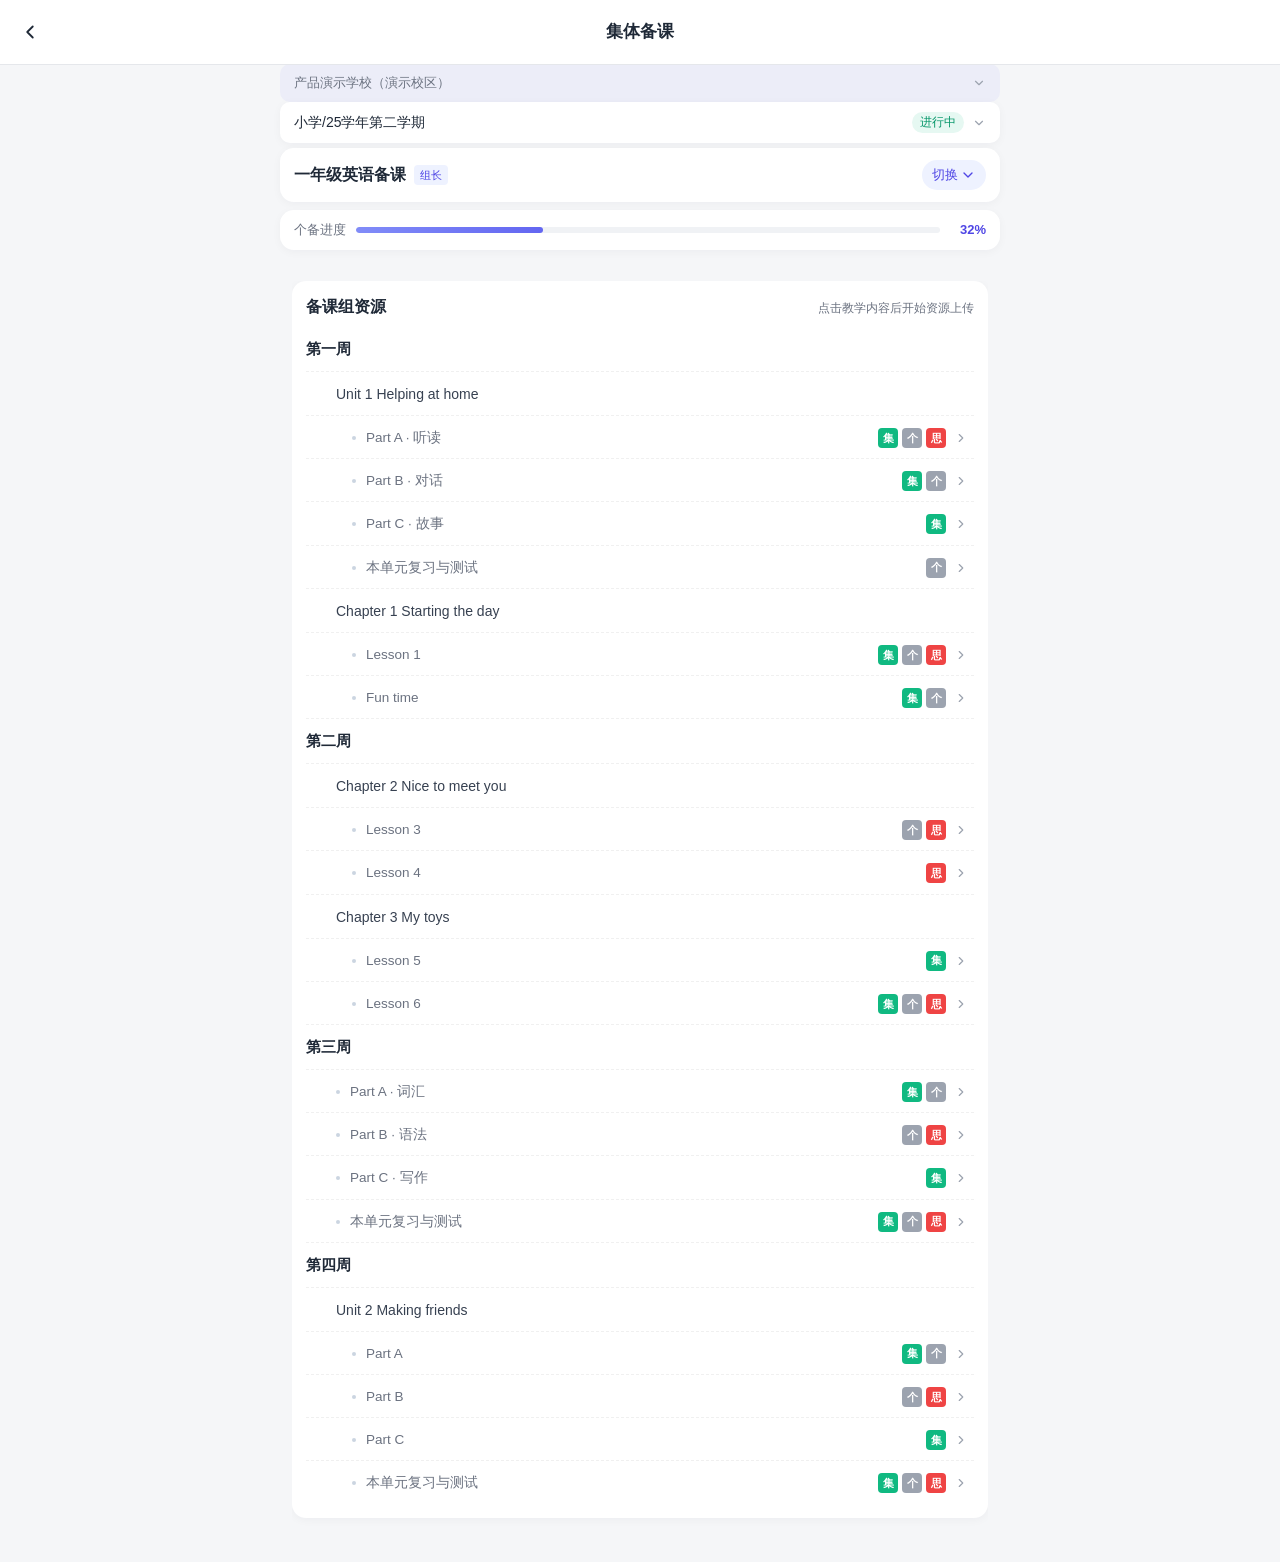
<file: index.html>
<!DOCTYPE html>
<html lang="zh-CN">
<head>
  <meta charset="UTF-8" />
  <meta name="viewport" content="width=device-width, initial-scale=1.0, maximum-scale=1.0, user-scalable=no, viewport-fit=cover" />
  <meta name="theme-color" content="#4f46e5" />
  <title>集体备课</title>
  <link rel="stylesheet" href="styles.css" />
</head>
<body class="page-home">

  <!-- 顶部导航 -->
  <header class="app-header">
    <button class="icon-btn" id="btnBack" aria-label="返回">
      <svg viewBox="0 0 24 24" width="22" height="22"><path d="M15 18l-6-6 6-6" fill="none" stroke="currentColor" stroke-width="2" stroke-linecap="round" stroke-linejoin="round"/></svg>
    </button>
    <h1 class="header-title">集体备课</h1>
    <span class="icon-btn placeholder"></span>
  </header>

  <!-- 学校/校区选择行 -->
  <section class="school-row-fixed" id="schoolRow">
    <div class="school-row-inner">
      <button class="school-switcher" id="btnSchoolSwitcher">
        <span class="school-text" id="schoolText">产品演示学校（演示校区）</span>
        <svg viewBox="0 0 24 24" width="14" height="14"><path d="M6 9l6 6 6-6" fill="none" stroke="currentColor" stroke-width="2" stroke-linecap="round" stroke-linejoin="round"/></svg>
      </button>
    </div>
  </section>

  <!-- 教学计划行 -->
  <section class="plan-row-fixed" id="planRow">
    <div class="plan-row-inner">
      <button class="plan-switcher" id="btnPlanSwitcher">
        <span class="plan-name" id="planName">初中语文2026下学期教研计划~</span>
        <span class="plan-status" id="planStatus">进行中</span>
        <svg viewBox="0 0 24 24" width="14" height="14"><path d="M6 9l6 6 6-6" fill="none" stroke="currentColor" stroke-width="2" stroke-linecap="round" stroke-linejoin="round"/></svg>
      </button>
    </div>
  </section>

  <!-- 主体 -->
    <!-- 固定：备课组行 -->
  <section class="group-row-fixed" id="groupRow">
    <div class="group-row-inner">
      <div class="group-name-wrap">
        <span class="group-name" id="groupName">一年级英语备课</span>
        <span class="group-leader" id="groupLeader">组长</span>
      </div>
      <button class="group-switcher" id="btnGroupSwitcher">
        <span class="switcher-text">切换</span>
        <svg viewBox="0 0 24 24" width="16" height="16"><path d="M6 9l6 6 6-6" fill="none" stroke="currentColor" stroke-width="2" stroke-linecap="round" stroke-linejoin="round"/></svg>
      </button>
    </div>
    <!-- 个备进度 -->
    <div class="group-progress">
      <span class="progress-label">个备进度</span>
      <div class="progress-bar">
        <div class="progress-fill" id="progressFill" style="width: 32%"></div>
      </div>
      <span class="progress-text" id="progressText">32%</span>
    </div>
  </section>

  <!-- 主体：可滚动的目录区域 -->
  <main class="app-main">
    <div class="tree-scroll-area">
      <!-- 备课组资源区块 -->
      <section class="content-card">
        <div class="section-head">
          <h2 class="section-title">备课组资源</h2>
          <p class="section-tip">点击教学内容后开始资源上传</p>
        </div>

        <!-- 教学内容目录树（默认全部展开） -->
        <div class="tree-list" id="treeList">
          <!-- JS 渲染 -->
        </div>
      </section>
    </div>
  </main>

  <!-- 学校/校区切换弹层 -->
  <div class="modal" id="modalSchool" aria-hidden="true">
    <div class="modal-mask"></div>
    <div class="modal-sheet">
      <div class="modal-head">
        <h3>选择学校及校区</h3>
        <button class="icon-btn" data-close>
          <svg viewBox="0 0 24 24" width="20" height="20"><path d="M6 6l12 12M18 6L6 18" fill="none" stroke="currentColor" stroke-width="2" stroke-linecap="round"/></svg>
        </button>
      </div>
      <div class="modal-body" id="schoolList">
        <!-- JS 渲染 -->
      </div>
    </div>
  </div>

  <!-- 教学计划切换弹层 -->
  <div class="modal" id="modalPlan" aria-hidden="true">
    <div class="modal-mask"></div>
    <div class="modal-sheet">
      <div class="modal-head">
        <h3>选择教学计划</h3>
        <button class="icon-btn" data-close>
          <svg viewBox="0 0 24 24" width="20" height="20"><path d="M6 6l12 12M18 6L6 18" fill="none" stroke="currentColor" stroke-width="2" stroke-linecap="round"/></svg>
        </button>
      </div>
      <div class="modal-body" id="planList">
        <!-- JS 渲染 -->
      </div>
    </div>
  </div>

  <!-- 备课组切换弹层 -->
  <div class="modal" id="modalGroup" aria-hidden="true">
    <div class="modal-mask"></div>
    <div class="modal-sheet">
      <div class="modal-head">
        <h3>切换备课组</h3>
        <button class="icon-btn" data-close>
          <svg viewBox="0 0 24 24" width="20" height="20"><path d="M6 6l12 12M18 6L6 18" fill="none" stroke="currentColor" stroke-width="2" stroke-linecap="round"/></svg>
        </button>
      </div>
      <div class="modal-body" id="groupList">
        <!-- JS 渲染 -->
      </div>
    </div>
  </div>

  <script src="data.js"></script>
  <script src="app.js"></script>
</body>
</html>
</file>
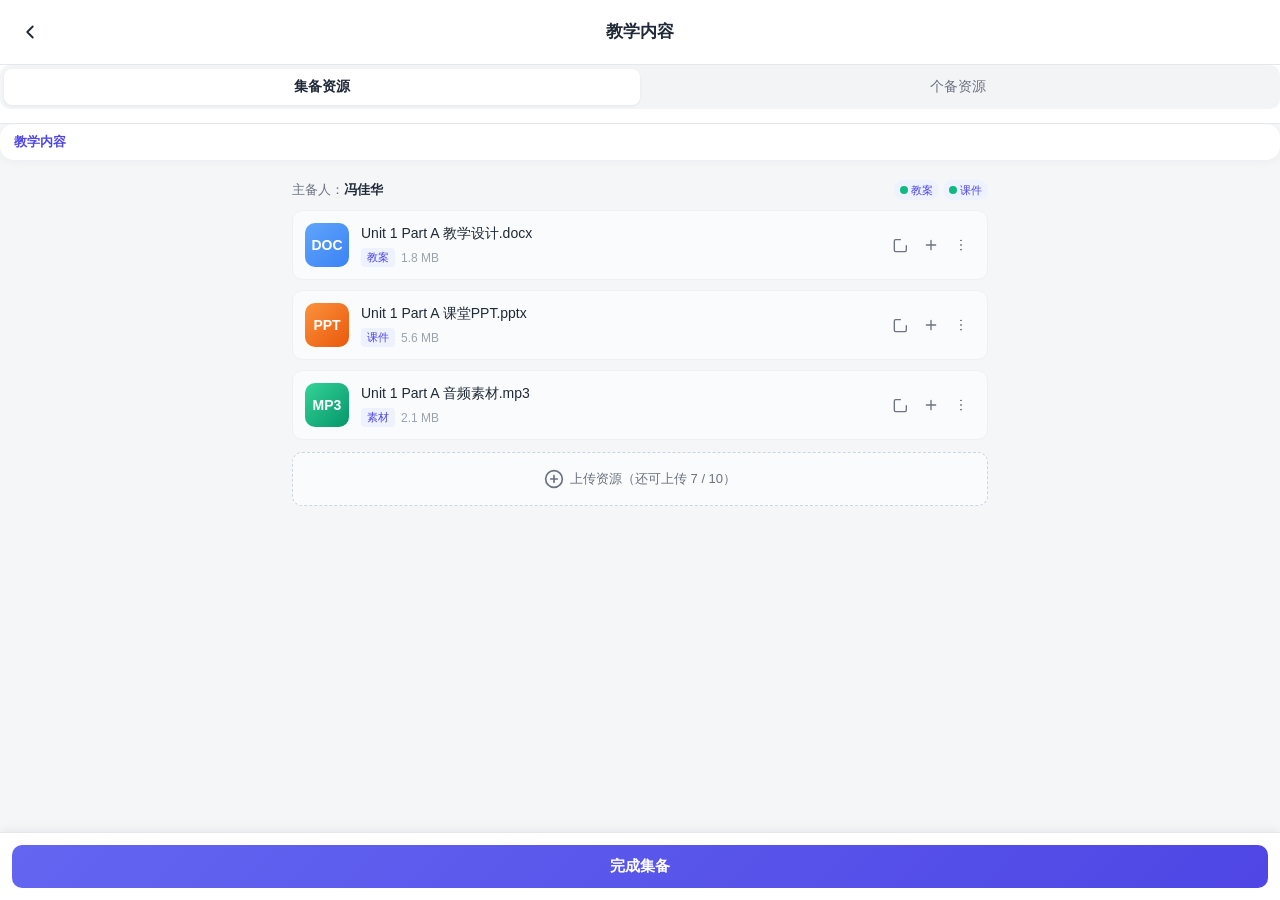
<file: detail.html>
<!DOCTYPE html>
<html lang="zh-CN">
<head>
  <meta charset="UTF-8" />
  <meta name="viewport" content="width=device-width, initial-scale=1.0, maximum-scale=1.0, user-scalable=no, viewport-fit=cover" />
  <meta name="theme-color" content="#4f46e5" />
  <title>教学内容 - 资源上传</title>
  <link rel="stylesheet" href="styles.css" />
</head>
<body class="page-detail">

  <!-- 顶部导航 -->
  <header class="app-header">
    <button class="icon-btn" id="btnBack" aria-label="返回">
      <svg viewBox="0 0 24 24" width="22" height="22"><path d="M15 18l-6-6 6-6" fill="none" stroke="currentColor" stroke-width="2" stroke-linecap="round" stroke-linejoin="round"/></svg>
    </button>
    <h1 class="header-title" id="detailTitle">教学内容</h1>
    <span class="icon-btn placeholder"></span>
  </header>

  <!-- 双 Tab 切换（移到顶部） -->
  <section class="tabs-section-top">
    <div class="tab-bar">
      <button class="tab-item active" data-tab="group" role="tab">
        <span class="tab-label">集备资源</span>
      </button>
      <button class="tab-item" data-tab="personal" role="tab">
        <span class="tab-label">个备资源</span>
      </button>
    </div>
  </section>

  <!-- 路径信息 -->
  <section class="detail-path" id="detailPath">
    <!-- JS 渲染 -->
  </section>

  <!-- 主内容区 -->
  <main class="app-main">
    <!-- 集备资源内容 -->
    <div class="tab-content active" id="tabGroup">
      <div class="tab-info-bar">
        <span class="info-host">主备人：<b id="hostName">冯佳华</b></span>
        <div class="resource-types" id="resourceTypes">
          <!-- JS 渲染资源类型状态 -->
        </div>
      </div>

      <div class="resource-list" id="groupResources">
        <!-- JS 渲染 -->
      </div>

      <div class="upload-area" id="groupUploadArea">
        <label class="upload-dropzone">
          <svg viewBox="0 0 24 24" width="20" height="20" fill="none" stroke="currentColor" stroke-width="2" stroke-linecap="round" stroke-linejoin="round"><circle cx="12" cy="12" r="10"/><path d="M12 8v8M8 12h8"/></svg>
          <span id="groupUploadText">上传资源（还可上传 7 / 10）</span>
          <input type="file" multiple hidden id="fileGroup" />
        </label>
      </div>

      <div class="upload-progress-list" id="groupProgress"></div>
    </div>

    <!-- 个备资源内容 -->
    <div class="tab-content" id="tabPersonal">
      <div class="teacher-scroll" id="teacherScroll">
        <!-- JS 渲染教师头像列表 -->
      </div>

      <div class="personal-resource-types" id="personalResourceTypes">
        <!-- JS 渲染个备资源类型状态 -->
      </div>

      <div class="resource-list" id="personalResources">
        <!-- JS 渲染 -->
      </div>

      <div class="upload-area" id="personalUploadArea">
        <label class="upload-dropzone">
          <svg viewBox="0 0 24 24" width="20" height="20" fill="none" stroke="currentColor" stroke-width="2" stroke-linecap="round" stroke-linejoin="round"><circle cx="12" cy="12" r="10"/><path d="M12 8v8M8 12h8"/></svg>
          <span id="personalUploadText">上传资源（还可上传 8 / 10）</span>
          <input type="file" multiple hidden id="filePersonal" />
        </label>
      </div>

      <div class="upload-progress-list" id="personalProgress"></div>
    </div>
  </main>

  <!-- 底部：完成集备按钮（吸底固定） -->
  <footer class="bottom-bar" id="bottomBar">
    <button class="btn-complete" id="btnComplete">完成集备</button>
  </footer>

  <!-- 操作菜单弹层 -->
  <div class="modal" id="modalMenu" aria-hidden="true">
    <div class="modal-mask"></div>
    <div class="modal-menu">
      <div class="menu-item" data-action="edit">
        <svg viewBox="0 0 24 24" width="20" height="20"><path d="M12 20h9M16.5 3.5a2.121 2.121 0 0 1 3 3L7 19l-4 1 1-4L16.5 3.5z" fill="none" stroke="currentColor" stroke-width="2" stroke-linecap="round" stroke-linejoin="round"/></svg>
        <span>修改资源类型</span>
      </div>
      <div class="menu-item" data-action="rename">
        <svg viewBox="0 0 24 24" width="20" height="20"><path d="M12 20h9M16.5 3.5a2.121 2.121 0 0 1 3 3L7 19l-4 1 1-4L16.5 3.5z" fill="none" stroke="currentColor" stroke-width="2" stroke-linecap="round" stroke-linejoin="round"/></svg>
        <span>重命名</span>
      </div>
      <div class="menu-item" data-action="download">
        <svg viewBox="0 0 24 24" width="20" height="20"><path d="M12 4v12m0 0l-4-4m4 4l4-4M4 20h16" fill="none" stroke="currentColor" stroke-width="2" stroke-linecap="round" stroke-linejoin="round"/></svg>
        <span>下载</span>
      </div>
      <div class="menu-item menu-danger" data-action="delete">
        <svg viewBox="0 0 24 24" width="20" height="20"><path d="M6 7h12M9 7V4h6v3m-8 0l1 12h10l1-12" fill="none" stroke="currentColor" stroke-width="2" stroke-linecap="round" stroke-linejoin="round"/></svg>
        <span>删除</span>
      </div>
      <div class="menu-item menu-cancel">取消</div>
    </div>
  </div>

  <!-- 修改资源类型弹窗 -->
  <div class="modal" id="modalEditType" aria-hidden="true">
    <div class="modal-mask"></div>
    <div class="modal-dialog">
      <div class="modal-header">
        <h3>修改资源类型</h3>
        <button class="icon-btn" data-close>
          <svg viewBox="0 0 24 24" width="20" height="20"><path d="M6 6l12 12M18 6L6 18" fill="none" stroke="currentColor" stroke-width="2" stroke-linecap="round"/></svg>
        </button>
      </div>
      <div class="modal-body">
        <div class="type-grid" id="typeGrid">
          <!-- JS 渲染类型列表 -->
        </div>
      </div>
      <div class="modal-footer">
        <button class="btn-cancel" data-close>取消</button>
        <button class="btn-confirm" id="btnConfirmType">确定</button>
      </div>
    </div>
  </div>

  <!-- 重命名弹窗 -->
  <div class="modal" id="modalRename" aria-hidden="true">
    <div class="modal-mask"></div>
    <div class="modal-dialog">
      <div class="modal-header">
        <h3>重命名</h3>
        <button class="icon-btn" data-close>
          <svg viewBox="0 0 24 24" width="20" height="20"><path d="M6 6l12 12M18 6L6 18" fill="none" stroke="currentColor" stroke-width="2" stroke-linecap="round"/></svg>
        </button>
      </div>
      <div class="modal-body">
        <input type="text" class="rename-input" id="renameInput" placeholder="请输入新名称" />
      </div>
      <div class="modal-footer">
        <button class="btn-cancel" data-close>取消</button>
        <button class="btn-confirm" id="btnConfirmRename">确定</button>
      </div>
    </div>
  </div>

  <!-- 完成集备确认弹窗 -->
  <div class="modal" id="modalComplete" aria-hidden="true">
    <div class="modal-mask"></div>
    <div class="modal-dialog modal-complete">
      <div class="modal-header">
        <h3>完成集备</h3>
        <button class="icon-btn" data-close>
          <svg viewBox="0 0 24 24" width="20" height="20"><path d="M6 6l12 12M18 6L6 18" fill="none" stroke="currentColor" stroke-width="2" stroke-linecap="round"/></svg>
        </button>
      </div>
      <div class="modal-body">
        <p class="confirm-text">确认完成集备后，当前备课内容将标记为已完成。请确认以下必要资源已全部上传：</p>
        <div class="resource-status-list" id="resourceStatusList">
          <!-- JS 渲染资源状态 -->
        </div>
      </div>
      <div class="modal-footer">
        <button class="btn-cancel" data-close>取消</button>
        <button class="btn-confirm btn-complete-modal" id="btnConfirmComplete">完成集备</button>
      </div>
    </div>
  </div>

  <div class="toast" id="toast" aria-hidden="true"></div>

  <script src="data.js"></script>
  <script src="detail.js"></script>
</body>
</html>
</file>
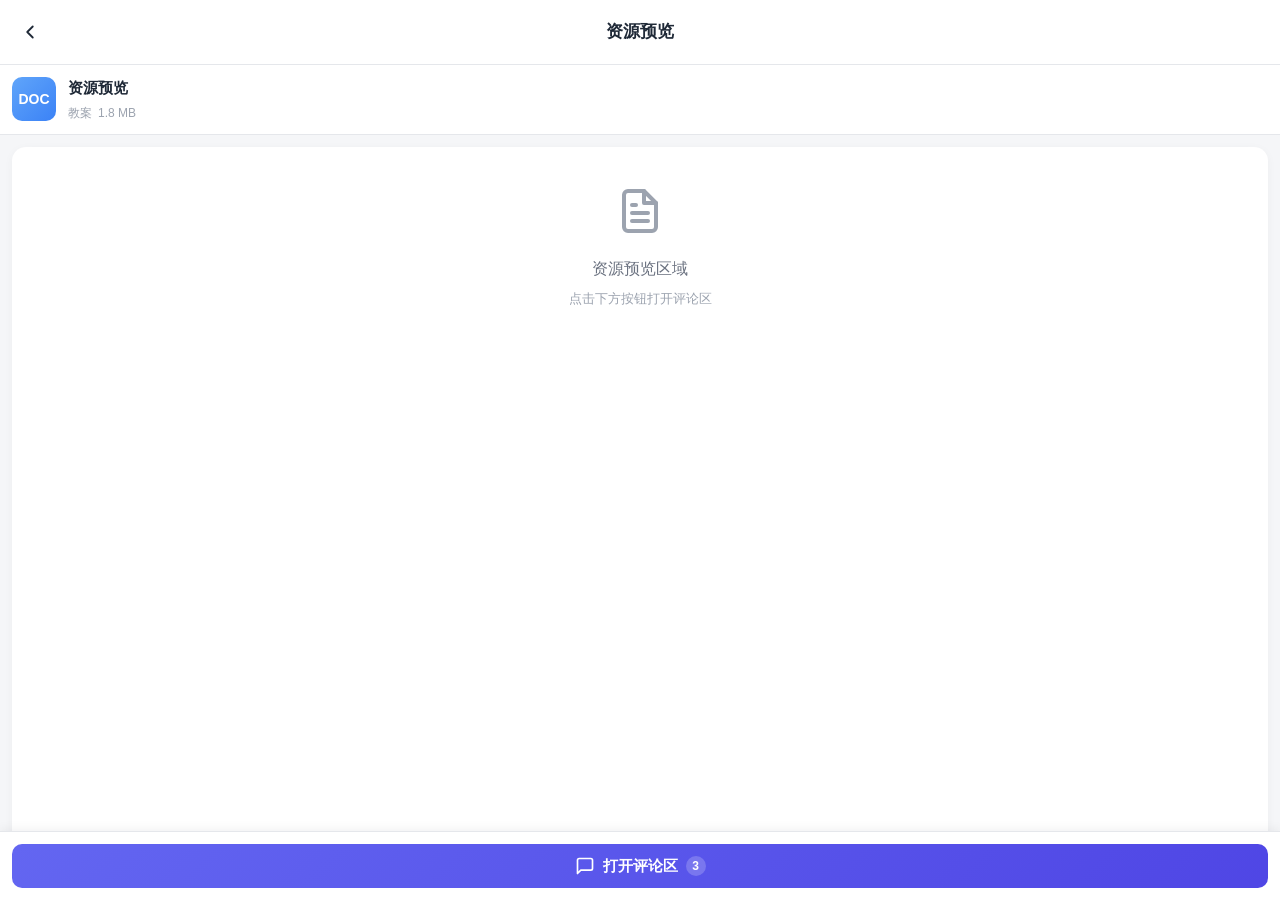
<file: preview.html>
<!DOCTYPE html>
<html lang="zh-CN">
<head>
  <meta charset="UTF-8" />
  <meta name="viewport" content="width=device-width, initial-scale=1.0, maximum-scale=1.0, user-scalable=no, viewport-fit=cover" />
  <meta name="theme-color" content="#4f46e5" />
  <title>资源预览</title>
  <link rel="stylesheet" href="styles.css" />
</head>
<body class="page-preview">

  <!-- 顶部导航 -->
  <header class="app-header">
    <button class="icon-btn" id="btnBack" aria-label="返回">
      <svg viewBox="0 0 24 24" width="22" height="22"><path d="M15 18l-6-6 6-6" fill="none" stroke="currentColor" stroke-width="2" stroke-linecap="round" stroke-linejoin="round"/></svg>
    </button>
    <h1 class="header-title" id="previewTitle">资源预览</h1>
    <span class="icon-btn placeholder"></span>
  </header>

  <!-- 资源信息 -->
  <section class="preview-info-card" id="previewInfo">
    <!-- JS 渲染 -->
  </section>

  <!-- 预览区域 -->
  <main class="preview-main">
    <div class="preview-content">
      <!-- 模拟文档预览 -->
      <div class="preview-doc-area" id="previewArea">
        <div class="preview-placeholder">
          <div class="preview-icon">
            <svg viewBox="0 0 24 24" width="48" height="48"><path d="M14 2H6a2 2 0 0 0-2 2v16a2 2 0 0 0 2 2h12a2 2 0 0 0 2-2V8z" fill="none" stroke="currentColor" stroke-width="2" stroke-linecap="round" stroke-linejoin="round"/><polyline points="14 2 14 8 20 8" fill="none" stroke="currentColor" stroke-width="2" stroke-linecap="round" stroke-linejoin="round"/><line x1="16" y1="13" x2="8" y2="13" stroke="currentColor" stroke-width="2" stroke-linecap="round"/><line x1="16" y1="17" x2="8" y2="17" stroke="currentColor" stroke-width="2" stroke-linecap="round"/><line x1="10" y1="9" x2="8" y2="9" stroke="currentColor" stroke-width="2" stroke-linecap="round"/></svg>
          </div>
          <p class="preview-text">资源预览区域</p>
          <p class="preview-subtext">点击下方按钮打开评论区</p>
        </div>
      </div>
    </div>
  </main>

  <!-- 底部按钮 -->
  <footer class="preview-bottom-bar">
    <button class="btn-open-comment" id="btnOpenComment">
      <svg viewBox="0 0 24 24" width="20" height="20"><path d="M21 15a2 2 0 0 1-2 2H7l-4 4V5a2 2 0 0 1 2-2h14a2 2 0 0 1 2 2z" fill="none" stroke="currentColor" stroke-width="2" stroke-linecap="round" stroke-linejoin="round"/></svg>
      <span>打开评论区</span>
      <span class="comment-count" id="commentCount">0</span>
    </button>
  </footer>

  <!-- 评论区弹层 -->
  <div class="modal" id="modalComment" aria-hidden="true">
    <div class="modal-mask"></div>
    <div class="modal-comment-sheet">
      <div class="comment-sheet-head">
        <h3>评论区</h3>
        <button class="icon-btn" data-close>
          <svg viewBox="0 0 24 24" width="20" height="20"><path d="M6 6l12 12M18 6L6 18" fill="none" stroke="currentColor" stroke-width="2" stroke-linecap="round"/></svg>
        </button>
      </div>
      <div class="comment-list" id="commentList">
        <!-- JS 渲染评论列表 -->
      </div>
      <div class="comment-input-area">
        <input type="text" class="comment-input" id="commentInput" placeholder="输入评论..." readonly />
        <button class="btn-send" id="btnSendComment">发送</button>
      </div>
      <!-- 模拟9键输入法键盘 -->
      <div class="t9-keyboard" id="t9Keyboard">
        <div class="t9-toolbar">
          <span class="t9-toolbar-label">中文九键</span>
          <button class="t9-toolbar-btn" id="t9CloseKb">收起</button>
        </div>
        <div class="t9-keys">
          <div class="t9-row">
            <button class="t9-key" data-chars="1">
              <span class="t9-num">1</span>
              <span class="t9-chars">,.</span>
            </button>
            <button class="t9-key" data-chars="abc">
              <span class="t9-num">2</span>
              <span class="t9-chars">ABC</span>
            </button>
            <button class="t9-key" data-chars="def">
              <span class="t9-num">3</span>
              <span class="t9-chars">DEF</span>
            </button>
          </div>
          <div class="t9-row">
            <button class="t9-key" data-chars="ghi">
              <span class="t9-num">4</span>
              <span class="t9-chars">GHI</span>
            </button>
            <button class="t9-key" data-chars="jkl">
              <span class="t9-num">5</span>
              <span class="t9-chars">JKL</span>
            </button>
            <button class="t9-key" data-chars="mno">
              <span class="t9-num">6</span>
              <span class="t9-chars">MNO</span>
            </button>
          </div>
          <div class="t9-row">
            <button class="t9-key" data-chars="pqrs">
              <span class="t9-num">7</span>
              <span class="t9-chars">PQRS</span>
            </button>
            <button class="t9-key" data-chars="tuv">
              <span class="t9-num">8</span>
              <span class="t9-chars">TUV</span>
            </button>
            <button class="t9-key" data-chars="wxyz">
              <span class="t9-num">9</span>
              <span class="t9-chars">WXYZ</span>
            </button>
          </div>
          <div class="t9-row t9-bottom-row">
            <button class="t9-key t9-func" id="t9Symbol">
              <span class="t9-chars">符</span>
            </button>
            <button class="t9-key" data-chars=" ">
              <span class="t9-chars">空格</span>
            </button>
            <button class="t9-key t9-func" id="t9Backspace">
              <svg viewBox="0 0 24 24" width="20" height="20"><path d="M21 4H8l-7 8 7 8h13a2 2 0 0 0 2-2V6a2 2 0 0 0-2-2z" fill="none" stroke="currentColor" stroke-width="1.5"/><line x1="18" y1="9" x2="12" y2="15" stroke="currentColor" stroke-width="1.5"/><line x1="12" y1="9" x2="18" y2="15" stroke="currentColor" stroke-width="1.5"/></svg>
            </button>
          </div>
        </div>
      </div>
    </div>
  </div>

  <div class="toast" id="toast" aria-hidden="true"></div>

  <script src="data.js"></script>
  <script src="preview.js"></script>
</body>
</html>
</file>
<file: styles.css>
/* ============================================================
 *  集体备课 · H5 原型（两页：主页 + 详情页）
 *  设计基调：浅灰底 + 紫色主色 + 浅色标签
 * ============================================================ */

/* ---------- 基础变量 ---------- */
:root {
  --brand: #6366f1;
  --brand-deep: #4f46e5;
  --brand-light: #eef2ff;

  --text-main: #1f2937;
  --text-sub: #6b7280;
  --text-light: #9ca3af;

  --bg: #f5f6f8;
  --card: #ffffff;
  --border: #e5e7eb;

  --status-gray: #9ca3af;
  --status-green: #10b981;
  --status-red: #ef4444;

  --radius-lg: 14px;
  --radius-md: 10px;
  --radius-sm: 6px;

  --shadow-card: 0 2px 10px rgba(17, 24, 39, 0.04);
  --shadow-sheet: 0 -8px 24px rgba(17, 24, 39, 0.08);
}

* { box-sizing: border-box; -webkit-tap-highlight-color: transparent; }

html, body {
  margin: 0;
  padding: 0;
  background: var(--bg);
  color: var(--text-main);
  font-family: -apple-system, BlinkMacSystemFont, "PingFang SC", "Helvetica Neue", "Microsoft YaHei", sans-serif;
  font-size: 15px;
  line-height: 1.5;
  -webkit-font-smoothing: antialiased;
}

button { font-family: inherit; cursor: pointer; border: none; background: none; }
a { color: inherit; text-decoration: none; }
h1, h2, h3 { margin: 0; font-weight: 600; }

/* ---------- 顶部导航 ---------- */
.app-header {
  position: sticky;
  top: 0;
  z-index: 50;
  display: flex;
  align-items: center;
  justify-content: space-between;
  padding: 14px 12px;
  background: #fff;
  border-bottom: 1px solid var(--border);
}
.header-title {
  flex: 1;
  text-align: center;
  font-size: 17px;
  color: var(--text-main);
  font-weight: 600;
}
.icon-btn {
  display: inline-flex;
  align-items: center;
  justify-content: center;
  width: 36px;
  height: 36px;
  border-radius: 8px;
  color: var(--text-main);
}
.icon-btn.placeholder { visibility: hidden; }
.icon-btn:active { background: #f3f4f6; }

/* ---------- 主体 ---------- */
.page-home {
  display: block;
  min-height: 100vh;
}
.app-header {
  flex-shrink: 0;
}
.app-main {
  display: flex;
  flex-direction: column;
  padding: 12px;
  padding-top: 216px;
  max-width: 720px;
  margin: 0 auto;
  width: 100%;
  min-height: 0;
}

/* 学校选择行 */
.school-row-fixed {
  position: fixed;
  left: 0;
  right: 0;
  top: 56px;
  z-index: 10;
  padding: 8px 12px;
}
.school-row-inner {
  max-width: 720px;
  margin: 0 auto;
}
.school-switcher {
  width: 100%;
  display: flex;
  align-items: center;
  justify-content: space-between;
  padding: 10px 14px;
  background: rgba(99, 102, 241, 0.06);
  border-radius: var(--radius-md);
  font-size: 13px;
  color: var(--text-sub);
}
.school-text {
  flex: 1;
  overflow: hidden;
  text-overflow: ellipsis;
  white-space: nowrap;
  text-align: left;
}
.school-switcher svg {
  flex-shrink: 0;
  color: var(--text-light);
}

/* 教学计划行 */
.plan-row-fixed {
  position: fixed;
  left: 0;
  right: 0;
  top: 102px;
  z-index: 10;
  padding: 0 12px 8px;
}
.plan-row-inner {
  max-width: 720px;
  margin: 0 auto;
}
.plan-switcher {
  width: 100%;
  display: flex;
  align-items: center;
  justify-content: space-between;
  padding: 10px 14px;
  background: var(--card);
  border-radius: var(--radius-md);
  box-shadow: var(--shadow-card);
}
.plan-name {
  flex: 1;
  overflow: hidden;
  text-overflow: ellipsis;
  white-space: nowrap;
  text-align: left;
  font-size: 14px;
  font-weight: 500;
  color: var(--text-main);
}
.plan-status {
  display: inline-block;
  padding: 2px 8px;
  border-radius: 12px;
  font-size: 12px;
  margin: 0 8px;
  flex-shrink: 0;
}
.plan-status.status-progress {
  background: rgba(16, 185, 129, 0.1);
  color: #059669;
}
.plan-status.status-pending {
  background: rgba(156, 163, 175, 0.1);
  color: #6b7280;
}
.plan-status.status-done {
  background: rgba(239, 68, 68, 0.1);
  color: #dc2626;
}
.plan-switcher svg {
  flex-shrink: 0;
  color: var(--text-light);
}

/* 固定的备课组行 */
.group-row-fixed {
  position: fixed;
  left: 0;
  right: 0;
  top: 148px;
  z-index: 10;
  padding: 0 12px 8px;
}
.group-row-inner {
  max-width: 720px;
  margin: 0 auto;
  display: flex;
  align-items: center;
  justify-content: space-between;
  background: var(--card);
  border-radius: var(--radius-lg);
  padding: 12px 14px;
  box-shadow: var(--shadow-card);
}
.group-progress {
  max-width: 720px;
  margin: 8px auto 0;
  display: flex;
  align-items: center;
  gap: 10px;
  padding: 10px 14px;
  background: var(--card);
  border-radius: var(--radius-lg);
  box-shadow: var(--shadow-card);
}
.group-name-wrap {
  display: flex;
  align-items: center;
  gap: 8px;
  flex: 1;
  min-width: 0;
}
.group-name {
  font-size: 16px;
  font-weight: 600;
  color: var(--text-main);
  overflow: hidden;
  text-overflow: ellipsis;
  white-space: nowrap;
}
.group-leader {
  display: inline-block;
  padding: 2px 6px;
  border-radius: 4px;
  background: var(--brand-light);
  color: var(--brand-deep);
  font-size: 11px;
  flex-shrink: 0;
}
.group-leader.hide { display: none; }
.group-switcher {
  display: inline-flex;
  align-items: center;
  gap: 2px;
  padding: 6px 10px;
  background: var(--brand-light);
  color: var(--brand-deep);
  border-radius: 20px;
  font-size: 13px;
  flex-shrink: 0;
}
.group-switcher:active { opacity: 0.7; }

/* 目录滚动区 */
.tree-scroll-area {
  overflow-y: auto;
  padding-bottom: 20px;
  -webkit-overflow-scrolling: touch;
}

/* ---------- 备课组资源卡片 ---------- */
.content-card {
  background: var(--card);
  border-radius: var(--radius-lg);
  padding: 14px;
  box-shadow: var(--shadow-card);
  margin-bottom: 12px;
}
.section-head {
  display: flex;
  align-items: baseline;
  justify-content: space-between;
  margin-bottom: 10px;
}
.section-title {
  font-size: 16px;
  font-weight: 600;
  color: var(--text-main);
}
.section-tip {
  margin: 0;
  font-size: 12px;
  color: var(--text-sub);
}

/* ---------- 目录树（默认展开） ---------- */
.tree-list {
  display: flex;
  flex-direction: column;
  gap: 2px;
}
.tree-row {
  display: flex;
  align-items: center;
  justify-content: space-between;
  padding: 10px 6px 10px 0;
  border-bottom: 1px dashed #f0f0f0;
  gap: 8px;
}
.tree-row:last-child { border-bottom: none; }
.tree-row.leaf { cursor: pointer; }
.tree-row.leaf:active { background: #fafafa; }

.tree-left {
  flex: 1;
  display: flex;
  align-items: center;
  min-width: 0;
}
.tree-indent {
  width: 14px;
  flex-shrink: 0;
}
.tree-dot {
  width: 4px;
  height: 4px;
  border-radius: 50%;
  background: #cbd5e1;
  margin-right: 10px;
  flex-shrink: 0;
}
.tree-label {
  flex: 1;
  font-size: 14px;
  color: var(--text-main);
  overflow: hidden;
  text-overflow: ellipsis;
  white-space: nowrap;
}
.tree-row.level-0 > .tree-left > .tree-label {
  font-weight: 600;
  font-size: 14.5px;
  color: var(--text-main);
}
.tree-row.level-1 > .tree-left > .tree-label {
  color: #374151;
  font-size: 14px;
}
.tree-row.leaf > .tree-left > .tree-label {
  color: var(--text-sub);
  font-size: 13.5px;
}

.tree-right {
  display: inline-flex;
  align-items: center;
  gap: 4px;
  flex-shrink: 0;
}
.tree-right .status-tag {
  display: inline-flex;
  align-items: center;
  justify-content: center;
  width: 20px;
  height: 20px;
  border-radius: 4px;
  font-size: 11px;
  font-weight: 600;
  color: #fff;
}
.status-tag.s-ji { background: var(--status-green); }
.status-tag.s-ge { background: var(--status-gray); }
.status-tag.s-si { background: var(--status-red); }

.arrow-right {
  color: var(--text-light);
  margin-left: 4px;
}

/* ---------- 个备进度 ---------- */
.progress-wrap {
  display: flex;
  align-items: center;
  gap: 10px;
  padding: 12px 14px;
  background: var(--card);
  border-radius: var(--radius-lg);
  box-shadow: var(--shadow-card);
}
.progress-label {
  font-size: 13px;
  color: var(--text-sub);
  flex-shrink: 0;
}
.progress-bar {
  flex: 1;
  height: 6px;
  background: #f0f2f5;
  border-radius: 999px;
  overflow: hidden;
}
.progress-fill {
  height: 100%;
  background: linear-gradient(90deg, #818cf8, var(--brand));
  border-radius: 999px;
  transition: width 0.4s;
}
.progress-text {
  font-size: 13px;
  color: var(--brand-deep);
  font-weight: 600;
  flex-shrink: 0;
  min-width: 36px;
  text-align: right;
}

/* ---------- 弹层（备课组切换） ---------- */
.modal {
  position: fixed;
  inset: 0;
  z-index: 100;
  display: none;
}
.modal.show { display: block; }
.modal-mask {
  position: absolute;
  inset: 0;
  background: rgba(17, 24, 39, 0.45);
  animation: fadeIn 0.2s;
}
.modal-sheet {
  position: absolute;
  left: 0; right: 0; bottom: 0;
  background: #fff;
  border-radius: 16px 16px 0 0;
  padding: 16px 12px 24px;
  box-shadow: var(--shadow-sheet);
  animation: slideUp 0.25s;
  max-height: 70vh;
  overflow: hidden;
  display: flex;
  flex-direction: column;
}
.modal-head {
  display: flex;
  align-items: center;
  justify-content: space-between;
  padding: 0 6px 12px;
  border-bottom: 1px solid var(--border);
}
.modal-head h3 {
  font-size: 16px;
  font-weight: 600;
}
.modal-body {
  padding: 8px 0 0;
  overflow-y: auto;
}

@keyframes fadeIn { from { opacity: 0 } to { opacity: 1 } }
@keyframes slideUp { from { transform: translateY(100%) } to { transform: translateY(0) } }

/* 弹层内的组列表项 */
.group-item {
  display: flex;
  align-items: center;
  justify-content: space-between;
  padding: 14px 10px;
  border-bottom: 1px solid #f3f4f6;
}
.group-item:last-child { border-bottom: none; }
.group-item.active { background: var(--brand-light); }
.group-item-left {
  display: flex;
  align-items: center;
  gap: 10px;
  min-width: 0;
  flex: 1;
}
.group-item-name {
  font-size: 15px;
  font-weight: 500;
  color: var(--text-main);
  overflow: hidden;
  text-overflow: ellipsis;
  white-space: nowrap;
}
.group-item-sub {
  margin-top: 2px;
  font-size: 12px;
  color: var(--text-sub);
}
.group-item-tag {
  display: inline-block;
  padding: 2px 7px;
  border-radius: 4px;
  font-size: 11px;
  background: var(--brand-light);
  color: var(--brand-deep);
  margin-left: 6px;
}
.group-item-tag.host { background: #fef3c7; color: #b45309; }
.group-item-tag.current { background: var(--brand); color: #fff; }

/* ---------- 学校选择弹层样式 ---------- */
.school-section {
  padding: 8px 0;
}
.school-section + .school-section {
  border-top: 1px solid #f3f4f6;
}
.school-section-title {
  font-size: 14px;
  font-weight: 600;
  color: var(--text-main);
  padding: 8px 10px;
}
.campus-list {
  display: flex;
  flex-wrap: wrap;
  gap: 8px;
  padding: 0 10px;
}
.campus-item {
  padding: 10px 16px;
  background: #f9fafb;
  border-radius: 20px;
  font-size: 14px;
  color: var(--text-sub);
  border: 2px solid transparent;
}
.campus-item.active {
  background: var(--brand-light);
  color: var(--brand-deep);
  border-color: var(--brand);
}

/* ---------- 教学计划选择弹层样式 ---------- */
.plan-item {
  display: flex;
  align-items: center;
  justify-content: space-between;
  padding: 14px 10px;
  border-bottom: 1px solid #f3f4f6;
}
.plan-item:last-child {
  border-bottom: none;
}
.plan-item.active {
  background: var(--brand-light);
}
.plan-item-name {
  flex: 1;
  font-size: 15px;
  color: var(--text-main);
  overflow: hidden;
  text-overflow: ellipsis;
  white-space: nowrap;
}
.plan-item-status {
  display: inline-block;
  padding: 3px 8px;
  border-radius: 12px;
  font-size: 12px;
  flex-shrink: 0;
}

/* ============================================================
 *  详情页样式
 * ============================================================ */
.detail-path {
  background: var(--card);
  border-radius: var(--radius-lg);
  padding: 8px 14px;
  box-shadow: var(--shadow-card);
  margin-bottom: 10px;
  font-size: 13px;
  color: var(--text-sub);
  display: flex;
  flex-wrap: wrap;
  align-items: center;
  gap: 6px;
}
.detail-path .path-part {
  color: var(--text-sub);
}
.detail-path .path-part.cur {
  color: var(--brand-deep);
  font-weight: 600;
}
.detail-path .path-sep {
  color: var(--text-light);
}

/* ---------- Tab ---------- */
.tabs-section {
  background: var(--card);
  border-radius: var(--radius-lg);
  padding: 12px;
  box-shadow: var(--shadow-card);
}
.tab-bar {
  position: relative;
  display: flex;
  background: #f3f4f6;
  border-radius: 10px;
  padding: 4px;
  margin-bottom: 14px;
}
.tab-item {
  flex: 1;
  padding: 9px 10px;
  border-radius: 8px;
  font-size: 14px;
  color: var(--text-sub);
  text-align: center;
  position: relative;
  z-index: 2;
  transition: color 0.2s;
}
.tab-item.active {
  background: #fff;
  color: var(--text-main);
  font-weight: 600;
  box-shadow: 0 1px 3px rgba(0, 0, 0, 0.06);
}
.tab-content {
  display: none;
}
.tab-content.active {
  display: block;
  animation: fadeIn 0.2s;
}
.tab-info-bar {
  display: flex;
  align-items: center;
  justify-content: space-between;
  margin-bottom: 10px;
  font-size: 13px;
  color: var(--text-sub);
}
.tab-info-bar .info-host b {
  color: var(--text-main);
  font-weight: 600;
}

/* ---------- 资源卡片 ---------- */
.resource-list {
  display: flex;
  flex-direction: column;
  gap: 10px;
  margin-bottom: 12px;
}
.resource-list:empty::before {
  content: "暂无资源";
  display: block;
  padding: 24px 0;
  text-align: center;
  color: var(--text-light);
  font-size: 13px;
}
.resource-card {
  display: flex;
  align-items: center;
  gap: 12px;
  padding: 12px;
  background: #fafbfc;
  border: 1px solid #eef0f3;
  border-radius: var(--radius-md);
}
.resource-icon {
  width: 44px;
  height: 44px;
  border-radius: 10px;
  display: flex;
  align-items: center;
  justify-content: center;
  font-size: 14px;
  font-weight: 700;
  color: #fff;
  flex-shrink: 0;
}
.ic-doc { background: linear-gradient(135deg, #60a5fa, #3b82f6); }
.ic-ppt { background: linear-gradient(135deg, #fb923c, #ea580c); }
.ic-pdf { background: linear-gradient(135deg, #f87171, #dc2626); }
.ic-zip { background: linear-gradient(135deg, #a78bfa, #7c3aed); }
.ic-audio { background: linear-gradient(135deg, #34d399, #059669); }
.ic-video { background: linear-gradient(135deg, #fbbf24, #d97706); }
.ic-other { background: linear-gradient(135deg, #94a3b8, #475569); }

.resource-info {
  flex: 1;
  min-width: 0;
}
.resource-title {
  font-size: 14px;
  font-weight: 500;
  color: var(--text-main);
  overflow: hidden;
  text-overflow: ellipsis;
  white-space: nowrap;
}
.resource-meta {
  display: flex;
  align-items: center;
  gap: 6px;
  margin-top: 4px;
  font-size: 12px;
  color: var(--text-light);
}
.resource-meta .tag-chip {
  display: inline-block;
  padding: 1px 6px;
  border-radius: 4px;
  background: #eef2ff;
  color: var(--brand-deep);
  font-size: 11px;
}
.resource-actions {
  display: flex;
  align-items: center;
  gap: 4px;
  flex-shrink: 0;
}
.btn-mini {
  width: 30px;
  height: 30px;
  border-radius: 8px;
  display: inline-flex;
  align-items: center;
  justify-content: center;
  color: var(--text-sub);
}
.btn-mini:active { background: #eef0f3; }

/* ---------- 上传区 ---------- */
.upload-dropzone {
  display: flex;
  align-items: center;
  justify-content: center;
  gap: 6px;
  padding: 16px;
  border: 1.5px dashed #cbd5e1;
  border-radius: var(--radius-md);
  background: #fafbfc;
  color: var(--text-sub);
  font-size: 13px;
  cursor: pointer;
  transition: all 0.2s;
}
.upload-dropzone:hover,
.upload-dropzone:active {
  border-color: var(--brand);
  color: var(--brand-deep);
  background: var(--brand-light);
}

.upload-progress-list {
  display: flex;
  flex-direction: column;
  gap: 6px;
  margin-top: 10px;
}
.upload-progress-item {
  padding: 10px 12px;
  background: #f9fafb;
  border: 1px solid var(--border);
  border-radius: var(--radius-sm);
  font-size: 12px;
  color: var(--text-main);
}
.upload-progress-item .up-name {
  display: flex;
  justify-content: space-between;
  margin-bottom: 4px;
}
.upload-progress-item .up-name .percent { color: var(--brand-deep); }
.upload-progress-item .up-bar {
  height: 4px;
  background: #e5e7eb;
  border-radius: 999px;
  overflow: hidden;
}
.upload-progress-item .up-bar-fill {
  height: 100%;
  background: var(--brand);
  border-radius: 999px;
  transition: width 0.3s;
}

/* ---------- 资源类型标签 ---------- */
.resource-types {
  display: flex;
  align-items: center;
  gap: 4px;
}
.type-tag {
  display: flex;
  align-items: center;
  gap: 3px;
  padding: 2px 6px;
  border-radius: 16px;
  font-size: 11px;
  background: #f3f4f6;
  color: var(--text-sub);
}
.type-tag.done {
  background: var(--brand-light);
  color: var(--brand-deep);
}
.type-tag.done::before {
  content: "";
  width: 8px;
  height: 8px;
  border-radius: 50%;
  background: var(--status-green);
}
.type-tag.pending::before {
  content: "";
  width: 8px;
  height: 8px;
  border-radius: 50%;
  background: var(--status-gray);
}

/* ---------- 教师头像滚动 ---------- */
.teacher-scroll {
  display: flex;
  gap: 12px;
  padding: 6px 0 10px;
  overflow-x: auto;
  -webkit-overflow-scrolling: touch;
  scroll-snap-type: x mandatory;
  scrollbar-width: none;
}
.teacher-scroll::-webkit-scrollbar { display: none; }
.teacher-avatar-item {
  flex-shrink: 0;
  display: flex;
  flex-direction: column;
  align-items: center;
  gap: 6px;
  scroll-snap-align: start;
  padding: 4px 8px;
  border-radius: 10px;
  transition: background 0.2s;
}
.teacher-avatar-item.active {
  background: var(--brand-light);
}
.teacher-avatar {
  width: 48px;
  height: 48px;
  border-radius: 50%;
  background: #e5e7eb;
  color: #6b7280;
  font-size: 16px;
  font-weight: 600;
  display: flex;
  align-items: center;
  justify-content: center;
  border: 3px solid transparent;
  transition: all 0.2s;
}
.teacher-avatar.active {
  background: linear-gradient(135deg, var(--brand), var(--brand-deep));
  color: #fff;
  border-color: var(--brand);
  box-shadow: 0 2px 8px rgba(99, 102, 241, 0.3);
  transform: scale(1.05);
}
.teacher-name {
  font-size: 12px;
  color: var(--text-sub);
}
.teacher-name.active {
  color: var(--brand-deep);
  font-weight: 600;
}

/* 头像包裹层（用于定位状态标记） */
.teacher-avatar-wrap {
  position: relative;
  display: inline-flex;
}

/* 个备完成状态标记 */
.status-badge {
  position: absolute;
  top: -2px;
  left: -2px;
  width: 14px;
  height: 14px;
  border-radius: 50%;
  border: 2px solid #fff;
  z-index: 2;
}
.status-badge.complete {
  background: var(--status-green);
}
.status-badge.incomplete {
  background: var(--status-red);
}

/* 个备资源类型标签区 */
.personal-resource-types {
  display: flex;
  align-items: center;
  gap: 6px;
  padding: 0 0 10px;
}

/* ---------- 资源卡片操作按钮 ---------- */
.resource-actions {
  display: flex;
  align-items: center;
  gap: 2px;
  flex-shrink: 0;
}
.btn-mini {
  width: 28px;
  height: 28px;
  border-radius: 7px;
  display: inline-flex;
  align-items: center;
  justify-content: center;
  color: var(--text-sub);
}
.btn-mini:active { background: #eef0f3; }
.btn-more {
  width: 28px;
  height: 28px;
  border-radius: 7px;
  display: inline-flex;
  align-items: center;
  justify-content: center;
  color: var(--text-light);
}
.btn-more:active { background: #f3f4f6; }

/* ---------- 完成集备区域 ---------- */
.complete-area {
  margin-top: 12px;
  padding-top: 12px;
  border-top: 1px solid var(--border);
}
.complete-area.hide {
  display: none;
}
.btn-complete {
  width: 100%;
  padding: 12px;
  background: linear-gradient(135deg, var(--brand), var(--brand-deep));
  color: #fff;
  border-radius: var(--radius-md);
  font-size: 15px;
  font-weight: 600;
}
.btn-complete:active { opacity: 0.9; }

/* ---------- 上传区域控制 ---------- */
.upload-area {
  margin-top: 12px;
}
.upload-area.hide {
  display: none;
}

/* ---------- 详情页紧凑布局 ---------- */
.page-detail .app-main {
  padding-top: 10px;
}

/* ---------- Tab 栏置顶样式 ---------- */
.tabs-section-top {
  background: #fff;
  border-bottom: 1px solid var(--border);
  position: sticky;
  top: 56px;
  z-index: 8;
}

/* ---------- 底部操作栏 ---------- */
.bottom-bar {
  position: fixed;
  left: 0;
  right: 0;
  bottom: 0;
  padding: 12px;
  background: #fff;
  border-top: 1px solid var(--border);
  box-shadow: 0 -2px 10px rgba(17, 24, 39, 0.06);
  z-index: 50;
}
.bottom-bar.hide {
  display: none;
}
.btn-complete {
  width: 100%;
  padding: 12px;
  background: linear-gradient(135deg, var(--brand), var(--brand-deep));
  color: #fff;
  border-radius: var(--radius-md);
  font-size: 15px;
  font-weight: 600;
}
.btn-complete:active { opacity: 0.9; }

/* ---------- 完成集备弹窗样式 ---------- */
.modal-complete {
  max-height: 80vh;
  overflow: hidden;
}
.modal-complete .modal-body {
  padding: 16px;
  max-height: 50vh;
  overflow-y: auto;
}
.confirm-text {
  font-size: 14px;
  color: var(--text-sub);
  line-height: 1.6;
  margin: 0 0 16px;
}
.resource-status-list {
  background: #f9fafb;
  border-radius: var(--radius-md);
  padding: 8px 0;
}
.resource-status-item {
  display: flex;
  align-items: center;
  padding: 10px 12px;
  gap: 10px;
}
.resource-status-item + .resource-status-item {
  border-top: 1px solid #e5e7eb;
}
.resource-status-icon {
  width: 28px;
  height: 28px;
  border-radius: 6px;
  display: flex;
  align-items: center;
  justify-content: center;
  font-size: 12px;
}
.resource-status-icon.done {
  background: linear-gradient(135deg, #dbeafe, #bfdbfe);
  color: #1d4ed8;
}
.resource-status-icon.pending {
  background: linear-gradient(135deg, #fef3c7, #fde68a);
  color: #b45309;
}
.resource-status-name {
  flex: 1;
  font-size: 13px;
  color: var(--text-main);
}
.resource-status-info {
  font-size: 12px;
  color: var(--text-sub);
}
.btn-complete:disabled,
.btn-complete.disabled {
  background: #d1d5db;
  opacity: 1;
  cursor: not-allowed;
  color: #fff;
}

/* ---------- 对话框弹窗样式 ---------- */
.modal-dialog {
  position: absolute;
  left: 20px;
  right: 20px;
  top: 50%;
  transform: translateY(-50%);
  background: #fff;
  border-radius: 16px;
  overflow: hidden;
  animation: slideUp 0.25s;
}
.modal-header {
  display: flex;
  align-items: center;
  justify-content: space-between;
  padding: 16px;
  border-bottom: 1px solid var(--border);
}
.modal-header h3 {
  font-size: 16px;
  font-weight: 600;
  margin: 0;
}
.modal-body {
  padding: 16px;
}
.modal-footer {
  display: flex;
  gap: 12px;
  padding: 12px 16px;
  border-top: 1px solid var(--border);
}
.btn-cancel {
  flex: 1;
  padding: 10px;
  background: #f3f4f6;
  color: var(--text-main);
  border-radius: var(--radius-md);
  font-size: 14px;
}
.btn-confirm {
  flex: 1;
  padding: 10px;
  background: var(--brand);
  color: #fff;
  border-radius: var(--radius-md);
  font-size: 14px;
  font-weight: 500;
}

/* ---------- 资源类型选择网格 ---------- */
.type-grid {
  display: flex;
  flex-wrap: wrap;
  gap: 10px;
}
.type-tag-item {
  padding: 8px 16px;
  border-radius: 20px;
  background: #f3f4f6;
  color: var(--text-main);
  font-size: 14px;
  border: 2px solid transparent;
  transition: all 0.2s;
}
.type-tag-item.active {
  background: var(--brand-light);
  color: var(--brand-deep);
  border-color: var(--brand);
}

/* ---------- 重命名输入框 ---------- */
.rename-input {
  width: 100%;
  padding: 12px;
  border: 1px solid var(--border);
  border-radius: var(--radius-md);
  font-size: 14px;
  box-sizing: border-box;
}
.rename-input:focus {
  outline: none;
  border-color: var(--brand);
}

/* ---------- 操作菜单弹层 ---------- */
.modal-menu {
  position: absolute;
  left: 12px;
  right: 12px;
  bottom: 12px;
  background: #fff;
  border-radius: 16px;
  padding: 8px;
  box-shadow: 0 -8px 24px rgba(17, 24, 39, 0.12);
  animation: slideUp 0.25s;
}
.menu-item {
  display: flex;
  align-items: center;
  gap: 12px;
  padding: 14px 16px;
  border-radius: 10px;
  font-size: 15px;
  color: var(--text-main);
}
.menu-item:active { background: #f3f4f6; }
.menu-danger { color: var(--status-red); }
.menu-cancel {
  margin-top: 8px;
  padding-top: 16px;
  border-top: 1px solid var(--border);
  justify-content: center;
}

/* ---------- Toast ---------- */
.toast {
  position: fixed;
  left: 50%;
  top: 30%;
  transform: translateX(-50%);
  padding: 10px 16px;
  background: rgba(17, 24, 39, 0.85);
  color: #fff;
  border-radius: 8px;
  font-size: 13px;
  z-index: 200;
  opacity: 0;
  pointer-events: none;
  transition: opacity 0.2s;
  max-width: 80%;
  text-align: center;
}
.toast.show {
  opacity: 1;
}

/* ============================================================
 *  预览页面样式
 * ============================================================ */
.page-preview {
  display: flex;
  flex-direction: column;
  min-height: 100vh;
  background: var(--bg);
}

.preview-info-card {
  padding: 12px;
  background: var(--card);
  border-bottom: 1px solid var(--border);
}
.preview-info-inner {
  display: flex;
  align-items: center;
  gap: 12px;
}
.preview-info-content {
  flex: 1;
  min-width: 0;
}
.preview-info-name {
  font-size: 15px;
  font-weight: 600;
  color: var(--text-main);
  overflow: hidden;
  text-overflow: ellipsis;
  white-space: nowrap;
}
.preview-info-meta {
  display: flex;
  align-items: center;
  gap: 6px;
  margin-top: 4px;
  font-size: 12px;
  color: var(--text-light);
}

.preview-main {
  flex: 1;
  display: flex;
  flex-direction: column;
  padding: 12px;
  overflow: hidden;
}
.preview-content {
  flex: 1;
  background: var(--card);
  border-radius: var(--radius-lg);
  box-shadow: var(--shadow-card);
  overflow: hidden;
}
.preview-doc-area {
  height: 100%;
  display: flex;
  align-items: center;
  justify-content: center;
}
.preview-placeholder {
  text-align: center;
  padding: 40px 20px;
}
.preview-icon {
  color: var(--text-light);
  margin-bottom: 16px;
}
.preview-text {
  font-size: 16px;
  color: var(--text-sub);
  margin: 0 0 8px;
}
.preview-subtext {
  font-size: 13px;
  color: var(--text-light);
  margin: 0;
}

.preview-bottom-bar {
  position: fixed;
  left: 0;
  right: 0;
  bottom: 0;
  padding: 12px;
  background: #fff;
  border-top: 1px solid var(--border);
  box-shadow: 0 -2px 10px rgba(17, 24, 39, 0.06);
  z-index: 50;
}
.btn-open-comment {
  width: 100%;
  display: flex;
  align-items: center;
  justify-content: center;
  gap: 8px;
  padding: 12px;
  background: linear-gradient(135deg, var(--brand), var(--brand-deep));
  color: #fff;
  border-radius: var(--radius-md);
  font-size: 15px;
  font-weight: 600;
}
.btn-open-comment:active { opacity: 0.9; }
.comment-count {
  display: inline-flex;
  align-items: center;
  justify-content: center;
  min-width: 20px;
  height: 20px;
  padding: 0 6px;
  background: rgba(255, 255, 255, 0.2);
  border-radius: 10px;
  font-size: 12px;
}

/* ---------- 评论区弹层 ---------- */
.modal-comment-sheet {
  position: absolute;
  left: 0; right: 0; bottom: 0;
  background: #fff;
  border-radius: 16px 16px 0 0;
  box-shadow: var(--shadow-sheet);
  animation: slideUp 0.25s;
  max-height: 70vh;
  display: flex;
  flex-direction: column;
}
.comment-sheet-head {
  display: flex;
  align-items: center;
  justify-content: space-between;
  padding: 16px;
  border-bottom: 1px solid var(--border);
}
.comment-sheet-head h3 {
  font-size: 16px;
  font-weight: 600;
}

.comment-list {
  flex: 1;
  overflow-y: auto;
  padding: 12px 16px;
  min-height: 200px;
  max-height: calc(70vh - 140px);
}
.comment-empty {
  text-align: center;
  padding: 40px 20px;
  color: var(--text-light);
}
.comment-empty svg {
  margin-bottom: 12px;
}
.comment-empty p {
  margin: 0;
  font-size: 14px;
}
.comment-empty-tip {
  font-size: 12px;
  margin-top: 8px;
}

.comment-item {
  display: flex;
  gap: 12px;
  padding: 12px 0;
}
.comment-item + .comment-item {
  border-top: 1px solid #f3f4f6;
}
.comment-avatar {
  width: 36px;
  height: 36px;
  border-radius: 50%;
  background: linear-gradient(135deg, #e5e7eb, #d1d5db);
  color: #6b7280;
  font-size: 14px;
  font-weight: 600;
  display: flex;
  align-items: center;
  justify-content: center;
  flex-shrink: 0;
}
.comment-body {
  flex: 1;
  min-width: 0;
}
.comment-header {
  display: flex;
  align-items: center;
  justify-content: space-between;
  margin-bottom: 6px;
}
.comment-user {
  font-size: 14px;
  font-weight: 600;
  color: var(--text-main);
}
.comment-time {
  font-size: 12px;
  color: var(--text-light);
}
.comment-content {
  font-size: 14px;
  color: var(--text-sub);
  line-height: 1.5;
  word-break: break-word;
}

.comment-input-area {
  display: flex;
  align-items: center;
  gap: 10px;
  padding: 12px 16px;
  border-top: 1px solid var(--border);
  background: #fff;
}
.comment-input {
  flex: 1;
  padding: 10px 14px;
  border: 1px solid var(--border);
  border-radius: 20px;
  font-size: 14px;
  background: #f9fafb;
}
.comment-input:focus {
  outline: none;
  border-color: var(--brand);
  background: #fff;
}
.btn-send {
  padding: 8px 16px;
  background: var(--brand);
  color: #fff;
  border-radius: 20px;
  font-size: 14px;
  font-weight: 500;
}
.btn-send:active { opacity: 0.9; }

/* ============================================================
 *  9键输入法键盘
 * ============================================================ */
.t9-keyboard {
  display: none;
  flex-direction: column;
  background: #d1d3d9;
  padding: 0;
  border-top: 1px solid #b8bac0;
  animation: slideUpKeyboard 0.25s ease-out;
}
.t9-keyboard.show {
  display: flex;
}

@keyframes slideUpKeyboard {
  from { transform: translateY(100%); opacity: 0; }
  to   { transform: translateY(0); opacity: 1; }
}

.t9-toolbar {
  display: flex;
  align-items: center;
  justify-content: space-between;
  padding: 6px 12px;
  background: #e8e9ed;
  border-bottom: 1px solid #c8cace;
}
.t9-toolbar-label {
  font-size: 12px;
  color: #6b7280;
}
.t9-toolbar-btn {
  font-size: 12px;
  color: var(--brand);
  padding: 2px 8px;
}

.t9-keys {
  padding: 6px 4px 8px;
  display: flex;
  flex-direction: column;
  gap: 6px;
}
.t9-row {
  display: flex;
  gap: 6px;
  justify-content: center;
}
.t9-key {
  flex: 1;
  max-width: 100px;
  height: 46px;
  border-radius: 6px;
  background: #fff;
  border: none;
  display: flex;
  flex-direction: column;
  align-items: center;
  justify-content: center;
  cursor: pointer;
  box-shadow: 0 1px 0 rgba(0,0,0,0.12), 0 0 0 0.5px rgba(0,0,0,0.06);
  transition: background 0.1s;
  padding: 2px 0;
  user-select: none;
  -webkit-tap-highlight-color: transparent;
}
.t9-key:active {
  background: #c8cace;
  box-shadow: none;
}
.t9-num {
  font-size: 18px;
  font-weight: 700;
  color: #1f2937;
  line-height: 1.1;
}
.t9-chars {
  font-size: 9px;
  font-weight: 600;
  color: #6b7280;
  letter-spacing: 1px;
  line-height: 1.2;
}

/* 底行：符号、空格、删除 */
.t9-bottom-row .t9-key {
  background: #b8bac0;
  box-shadow: 0 1px 0 rgba(0,0,0,0.08);
}
.t9-bottom-row .t9-key:active {
  background: #a0a2a8;
}
.t9-bottom-row .t9-chars {
  font-size: 13px;
  color: #374151;
}
.t9-bottom-row .t9-key svg {
  color: #374151;
}

/* 符号面板 */
.t9-symbol-grid {
  display: flex;
  flex-wrap: wrap;
  gap: 6px;
  padding: 8px 8px 4px;
  justify-content: center;
}
.t9-symbol-btn {
  width: 40px;
  height: 40px;
  border-radius: 6px;
  background: #fff;
  border: none;
  font-size: 16px;
  color: #374151;
  display: flex;
  align-items: center;
  justify-content: center;
  cursor: pointer;
  box-shadow: 0 1px 0 rgba(0,0,0,0.12);
}
.t9-symbol-btn:active {
  background: #c8cace;
}

/* 键盘弹出时推起评论区弹层 */
.modal-comment-sheet.keyboard-up {
  bottom: 0;
}
.modal-comment-sheet {
  transition: transform 0.25s ease-out;
}
</file>
